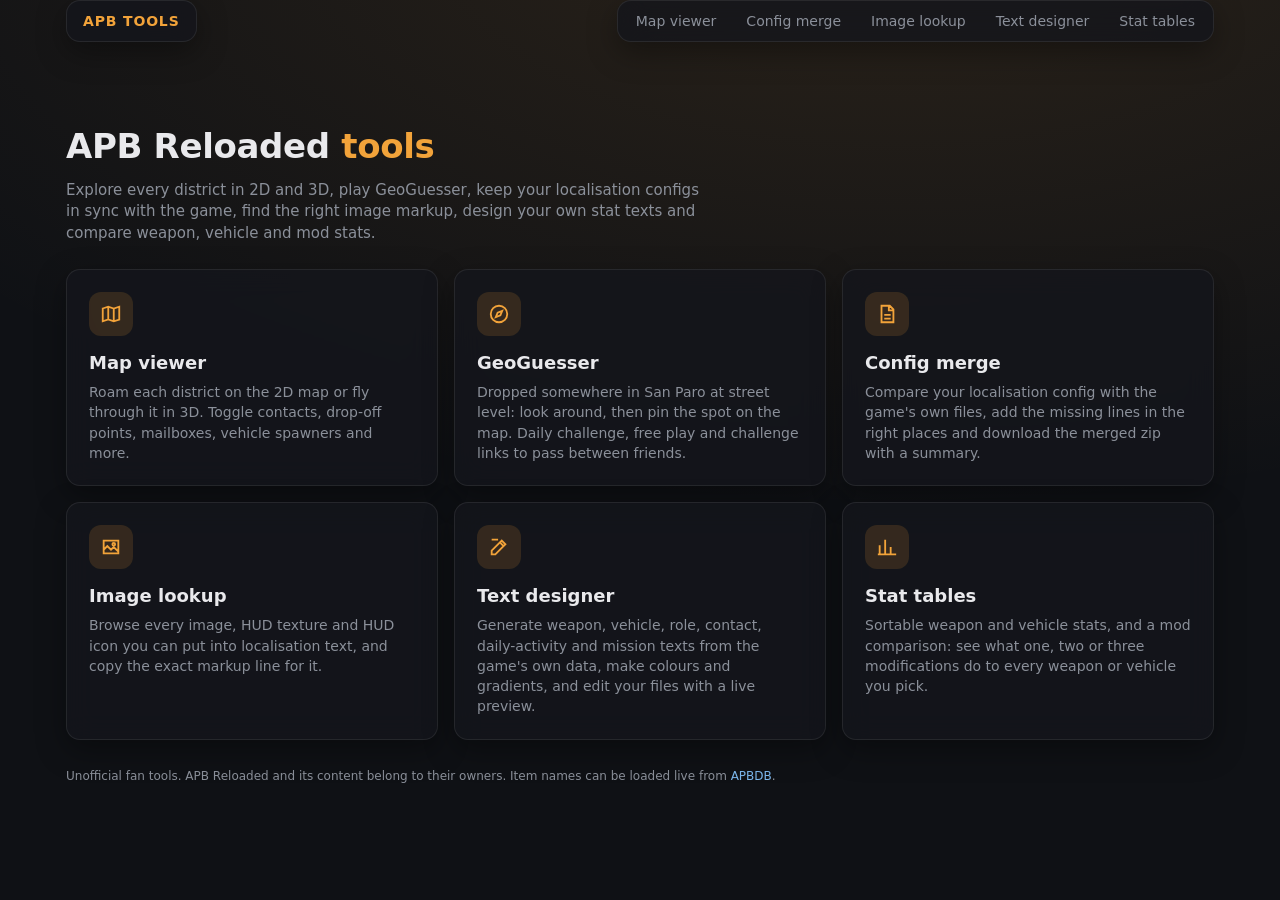
<file: index.html>
<!doctype html>
<html lang="en"><head><meta charset="utf-8"><meta name="viewport" content="width=device-width,initial-scale=1">
<title>APB Reloaded tools</title><link rel="stylesheet" href="assets/style.css">
<style>
  body{background:radial-gradient(1200px 600px at 70% -10%,rgba(242,163,58,.12),transparent),var(--bg)}
  .hero{padding:40px 0 24px}.hero h1{margin:0 0 8px;font-size:34px;letter-spacing:-.01em}.hero h1 span{color:var(--acc)}
  .hero p{margin:0;color:var(--dim);max-width:640px;font-size:15px}
  .tiles{display:grid;grid-template-columns:repeat(auto-fit,minmax(300px,1fr));gap:16px}
  .tile{display:block;padding:22px;color:var(--text);transition:transform .15s,border-color .15s}.tile:hover{transform:translateY(-2px);border-color:rgba(242,163,58,.5);text-decoration:none}
  .tile .ic{width:44px;height:44px;border-radius:12px;display:grid;place-items:center;background:rgba(242,163,58,.15);color:var(--acc);margin-bottom:14px}
  .tile h2{margin:0 0 6px;font-size:18px}.tile p{margin:0;color:var(--dim)}
  .foot{margin-top:28px}
</style></head>
<body>
<div class="topbar page"><div class="glass brand">APB TOOLS</div><div style="flex:1"></div>
  <nav class="glass nav"><a href="maps/">Map viewer</a><a href="config/">Config merge</a><a href="images/">Image lookup</a><a href="designer/">Text designer</a><a href="stats/">Stat tables</a></nav></div>
<main class="page">
  <div class="hero"><h1>APB Reloaded <span>tools</span></h1><p>Explore every district in 2D and 3D, play GeoGuesser, keep your localisation configs in sync with the game, find the right image markup, design your own stat texts and compare weapon, vehicle and mod stats.</p></div>
  <div class="tiles">
    <a class="glass tile" href="maps/"><div class="ic"><svg viewBox="0 0 24 24" width="22" height="22" fill="none" stroke="currentColor" stroke-width="2"><path d="M3 6l6-2 6 2 6-2v14l-6 2-6-2-6 2zM9 4v14M15 6v14"/></svg></div>
      <h2>Map viewer</h2><p>Roam each district on the 2D map or fly through it in 3D. Toggle contacts, drop-off points, mailboxes, vehicle spawners and more.</p></a>
    <a class="glass tile" href="maps/#geo=daily"><div class="ic"><svg viewBox="0 0 24 24" width="22" height="22" fill="none" stroke="currentColor" stroke-width="2"><circle cx="12" cy="12" r="9"/><path d="M15.5 8.5l-2 5-5 2 2-5z"/></svg></div>
      <h2>GeoGuesser</h2><p>Dropped somewhere in San Paro at street level: look around, then pin the spot on the map. Daily challenge, free play and challenge links to pass between friends.</p></a>
    <a class="glass tile" href="config/"><div class="ic"><svg viewBox="0 0 24 24" width="22" height="22" fill="none" stroke="currentColor" stroke-width="2"><path d="M6 3h9l4 4v14H6zM14 3v5h5M9 13h7M9 17h7"/></svg></div>
      <h2>Config merge</h2><p>Compare your localisation config with the game's own files, add the missing lines in the right places and download the merged zip with a summary.</p></a>
    <a class="glass tile" href="images/"><div class="ic"><svg viewBox="0 0 24 24" width="22" height="22" fill="none" stroke="currentColor" stroke-width="2"><path d="M4 5h16v14H4zM4 15l4-4 4 4 3-3 5 5"/><circle cx="15" cy="9" r="1.5"/></svg></div>
      <h2>Image lookup</h2><p>Browse every image, HUD texture and HUD icon you can put into localisation text, and copy the exact markup line for it.</p></a>
    <a class="glass tile" href="designer/"><div class="ic"><svg viewBox="0 0 24 24" width="22" height="22" fill="none" stroke="currentColor" stroke-width="2"><path d="M4 20h4L19 9l-4-4L4 16zM13 7l4 4M4 4h7"/></svg></div>
      <h2>Text designer</h2><p>Generate weapon, vehicle, role, contact, daily-activity and mission texts from the game's own data, make colours and gradients, and edit your files with a live preview.</p></a>
    <a class="glass tile" href="stats/"><div class="ic"><svg viewBox="0 0 24 24" width="22" height="22" fill="none" stroke="currentColor" stroke-width="2"><path d="M4 20V10M10 20V4M16 20v-8M22 20H2"/></svg></div>
      <h2>Stat tables</h2><p>Sortable weapon and vehicle stats, and a mod comparison: see what one, two or three modifications do to every weapon or vehicle you pick.</p></a>
  </div>
  <p class="hint foot">Unofficial fan tools. APB Reloaded and its content belong to their owners. Item names can be loaded live from <a href="https://apbdb.com">APBDB</a>.</p>
</main>
</body></html>
</file>
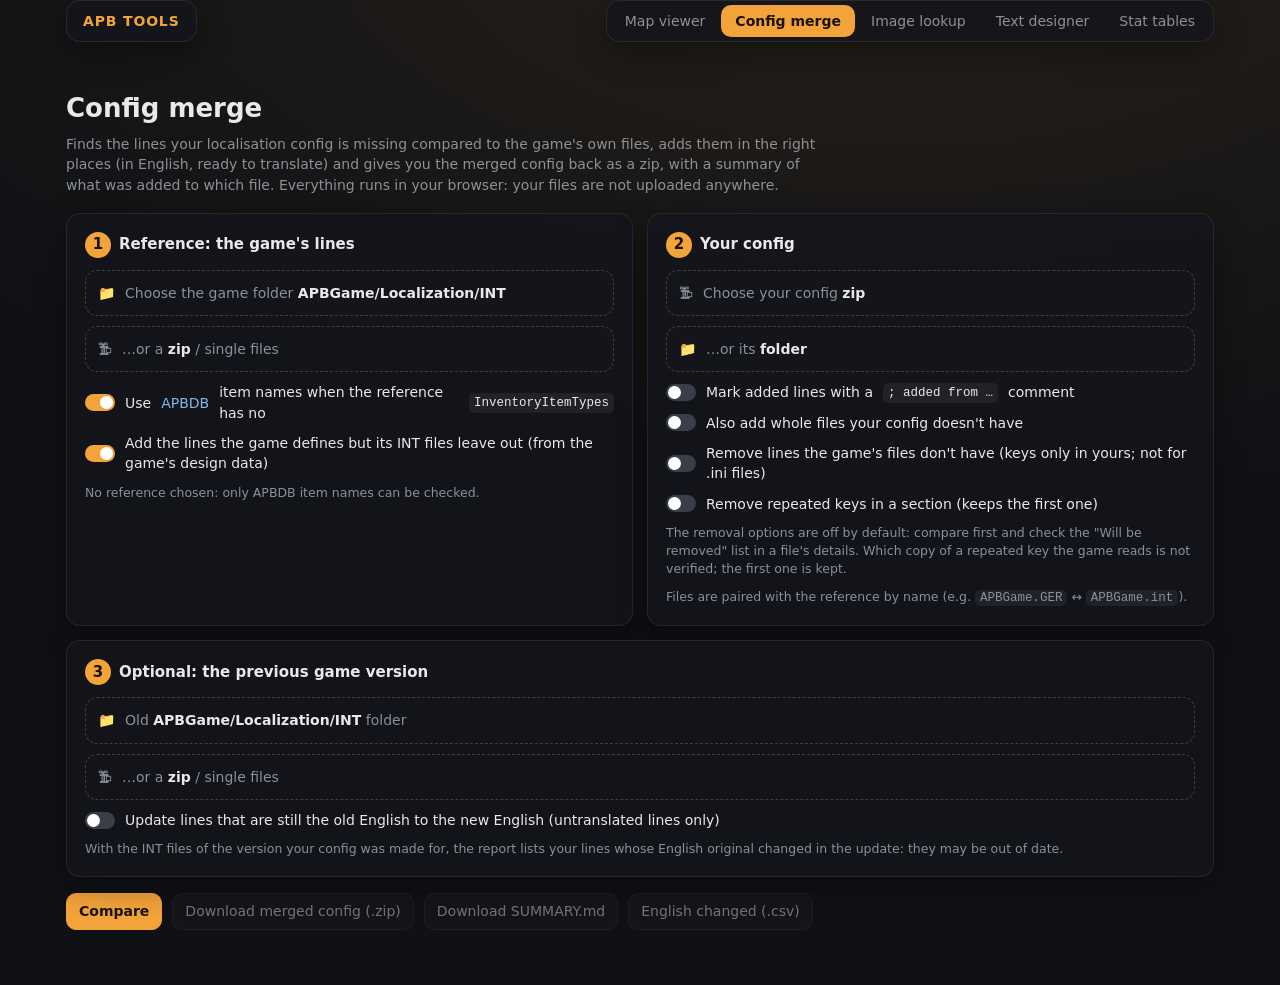
<file: config/index.html>
<!doctype html>
<html lang="en"><head><meta charset="utf-8"><meta name="viewport" content="width=device-width,initial-scale=1">
<title>APB config merge</title><link rel="stylesheet" href="../assets/style.css">
<style>
  body{background:radial-gradient(1200px 600px at 70% -10%,rgba(242,163,58,.10),transparent),var(--bg)}
  .intro{color:var(--dim);max-width:760px;margin:6px 0 18px}
  .steps{display:grid;grid-template-columns:1fr 1fr;gap:14px}@media (max-width:820px){.steps{grid-template-columns:1fr}}
  .step{padding:18px}.step .num{width:26px;height:26px;border-radius:50%;background:var(--acc);color:var(--acc-ink);display:inline-grid;place-items:center;font-weight:700;margin-right:8px}
  .step h2{margin:0 0 12px;font-size:15px;display:flex;align-items:center}
  .pick{display:flex;flex-direction:column;gap:10px}
  .drop{display:flex;align-items:center;gap:10px;padding:12px;border:1px dashed rgba(255,255,255,.18);border-radius:12px;color:var(--dim);cursor:pointer;position:relative}
  .drop:hover{border-color:rgba(242,163,58,.6);color:var(--text)}.drop input{position:absolute;inset:0;opacity:0;cursor:pointer}
  .drop b{color:var(--text);font-weight:600}
  .opt{display:flex;gap:10px;align-items:center;cursor:pointer;user-select:none;color:var(--text)}
  .bar{display:flex;gap:10px;align-items:center;flex-wrap:wrap;margin:16px 0}
  #files tr.click{cursor:pointer}#files tr.click:hover td{background:rgba(255,255,255,.03)}
  #detail{max-height:65vh;overflow:auto}
  .st-added{color:var(--ok)}.st-duplicate-in-custom,.st-only-in-custom{color:var(--bad)}.st-same-text{color:var(--dim)}
  td.warn,p.warn{color:#ffcf66;font-weight:600}
  td.v{max-width:420px;overflow:hidden;text-overflow:ellipsis;white-space:nowrap}
  .info{font-size:12.5px;color:var(--dim)}
  .clr{align-self:flex-start}.clr[hidden]{display:none}
  .tag.dd{font-size:11px;padding:1px 7px;color:#9ad0ff}
  .ctx pre{margin:6px 0;padding:8px;background:rgba(0,0,0,.25);border-radius:8px;overflow-x:auto;font-size:12px;line-height:1.5}
  .ctx span{display:block;white-space:pre}.ctx span.ins{background:rgba(43,182,115,.16);color:var(--ok)}.ctx span.upd{background:rgba(242,163,58,.14)}
  .ctx i{display:inline-block;min-width:46px;color:var(--dim);font-style:normal;user-select:none}
</style></head>
<body>
<div class="topbar page"><a class="glass brand" href="../">APB TOOLS</a><div style="flex:1"></div>
  <nav class="glass nav"><a href="../maps/">Map viewer</a><a class="on" href="./">Config merge</a><a href="../images/">Image lookup</a><a href="../designer/">Text designer</a><a href="../stats/">Stat tables</a></nav></div>
<main class="page">
  <h1 style="margin:8px 0 0;font-size:26px">Config merge</h1>
  <p class="intro">Finds the lines your localisation config is missing compared to the game's own files, adds them in the right
    places (in English, ready to translate) and gives you the merged config back as a zip, with a summary of what was added
    to which file. Everything runs in your browser: your files are not uploaded anywhere.</p>
  <div class="steps">
    <section class="glass step"><h2><span class="num">1</span>Reference: the game's lines</h2><div class="pick">
      <label class="drop"><input type="file" id="refdir" webkitdirectory multiple>📁 <span>Choose the game folder <b>APBGame/Localization/INT</b></span></label>
      <label class="drop"><input type="file" id="reffiles" multiple accept=".zip,.int,.INT,.ini,.txt">🗜 <span>…or a <b>zip</b> / single files</span></label>
      <label class="opt"><span class="switch on" data-cb="useapbdb"></span>Use <a href="https://apbdb.com" target="_blank" rel="noopener">APBDB</a> item names when the reference has no <code>InventoryItemTypes</code></label>
      <label class="opt"><span class="switch on" data-cb="usesdd"></span>Add the lines the game defines but its INT files leave out (from the game's design data)</label>
      <span id="refinfo" class="info">No reference chosen: only APBDB item names can be checked.</span><button class="clr" data-clear="ref" hidden>Clear</button></div></section>
    <section class="glass step"><h2><span class="num">2</span>Your config</h2><div class="pick">
      <label class="drop"><input type="file" id="cuszip" accept=".zip" multiple>🗜 <span>Choose your config <b>zip</b></span></label>
      <label class="drop"><input type="file" id="cusdir" webkitdirectory multiple>📁 <span>…or its <b>folder</b></span></label>
      <label class="opt"><span class="switch" data-cb="mark"></span>Mark added lines with a <code>; added from …</code> comment</label>
      <label class="opt"><span class="switch" data-cb="addmissing"></span>Also add whole files your config doesn't have</label>
      <label class="opt"><span class="switch" data-cb="rmonly"></span>Remove lines the game's files don't have (keys only in yours; not for .ini files)</label>
      <label class="opt"><span class="switch" data-cb="rmdup"></span>Remove repeated keys in a section (keeps the first one)</label>
      <span class="info">The removal options are off by default: compare first and check the "Will be removed" list in a file's details. Which copy of a repeated key the game reads is not verified; the first one is kept.</span>
      <span id="cusinfo" class="info">Files are paired with the reference by name (e.g. <code>APBGame.GER</code> ↔ <code>APBGame.int</code>).</span><button class="clr" data-clear="cus" hidden>Clear</button></div></section>
    <section class="glass step" style="grid-column:1/-1"><h2><span class="num">3</span>Optional: the previous game version</h2><div class="pick">
      <label class="drop"><input type="file" id="prevdir" webkitdirectory multiple>📁 <span>Old <b>APBGame/Localization/INT</b> folder</span></label>
      <label class="drop"><input type="file" id="prevfiles" multiple accept=".zip,.int,.INT,.ini,.txt">🗜 <span>…or a <b>zip</b> / single files</span></label>
      <label class="opt"><span class="switch" data-cb="updold"></span>Update lines that are still the old English to the new English (untranslated lines only)</label>
      <span id="previnfo" class="info">With the INT files of the version your config was made for, the report lists your lines whose English original changed in the update: they may be out of date.</span><button class="clr" data-clear="prev" hidden>Clear</button></div></section>
  </div>
  <input type="checkbox" id="useapbdb" checked hidden><input type="checkbox" id="usesdd" checked hidden><input type="checkbox" id="mark" hidden><input type="checkbox" id="addmissing" hidden><input type="checkbox" id="rmonly" hidden><input type="checkbox" id="rmdup" hidden><input type="checkbox" id="updold" hidden>
  <div class="bar"><button id="run" class="primary">Compare</button><button id="dlzip" disabled>Download merged config (.zip)</button>
    <button id="dlsum" disabled>Download SUMMARY.md</button><button id="dlcsv" disabled title="Your lines whose English original changed since the previous version (step 3)">English changed (.csv)</button><span id="status" class="dim"></span></div>
  <div id="out"></div>
  <div id="detail"></div>
</main>
<script>
document.querySelectorAll('.switch[data-cb]').forEach(sw => {
  const l = sw.closest('label'), cb = document.getElementById(sw.dataset.cb);
  const flip = () => { cb.checked = !cb.checked; sw.classList.toggle('on', cb.checked); l.setAttribute('aria-checked', String(cb.checked)); };
  l.setAttribute('role', 'switch'); l.tabIndex = 0; l.setAttribute('aria-checked', String(cb.checked));
  l.addEventListener('click', e => { if (e.target.closest('a')) return; e.preventDefault(); flip(); });
  l.addEventListener('keydown', e => { if (e.key === ' ' || e.key === 'Enter') { e.preventDefault(); flip(); } });
});
</script>
<script type="module" src="app.js"></script>
</body></html>
</file>
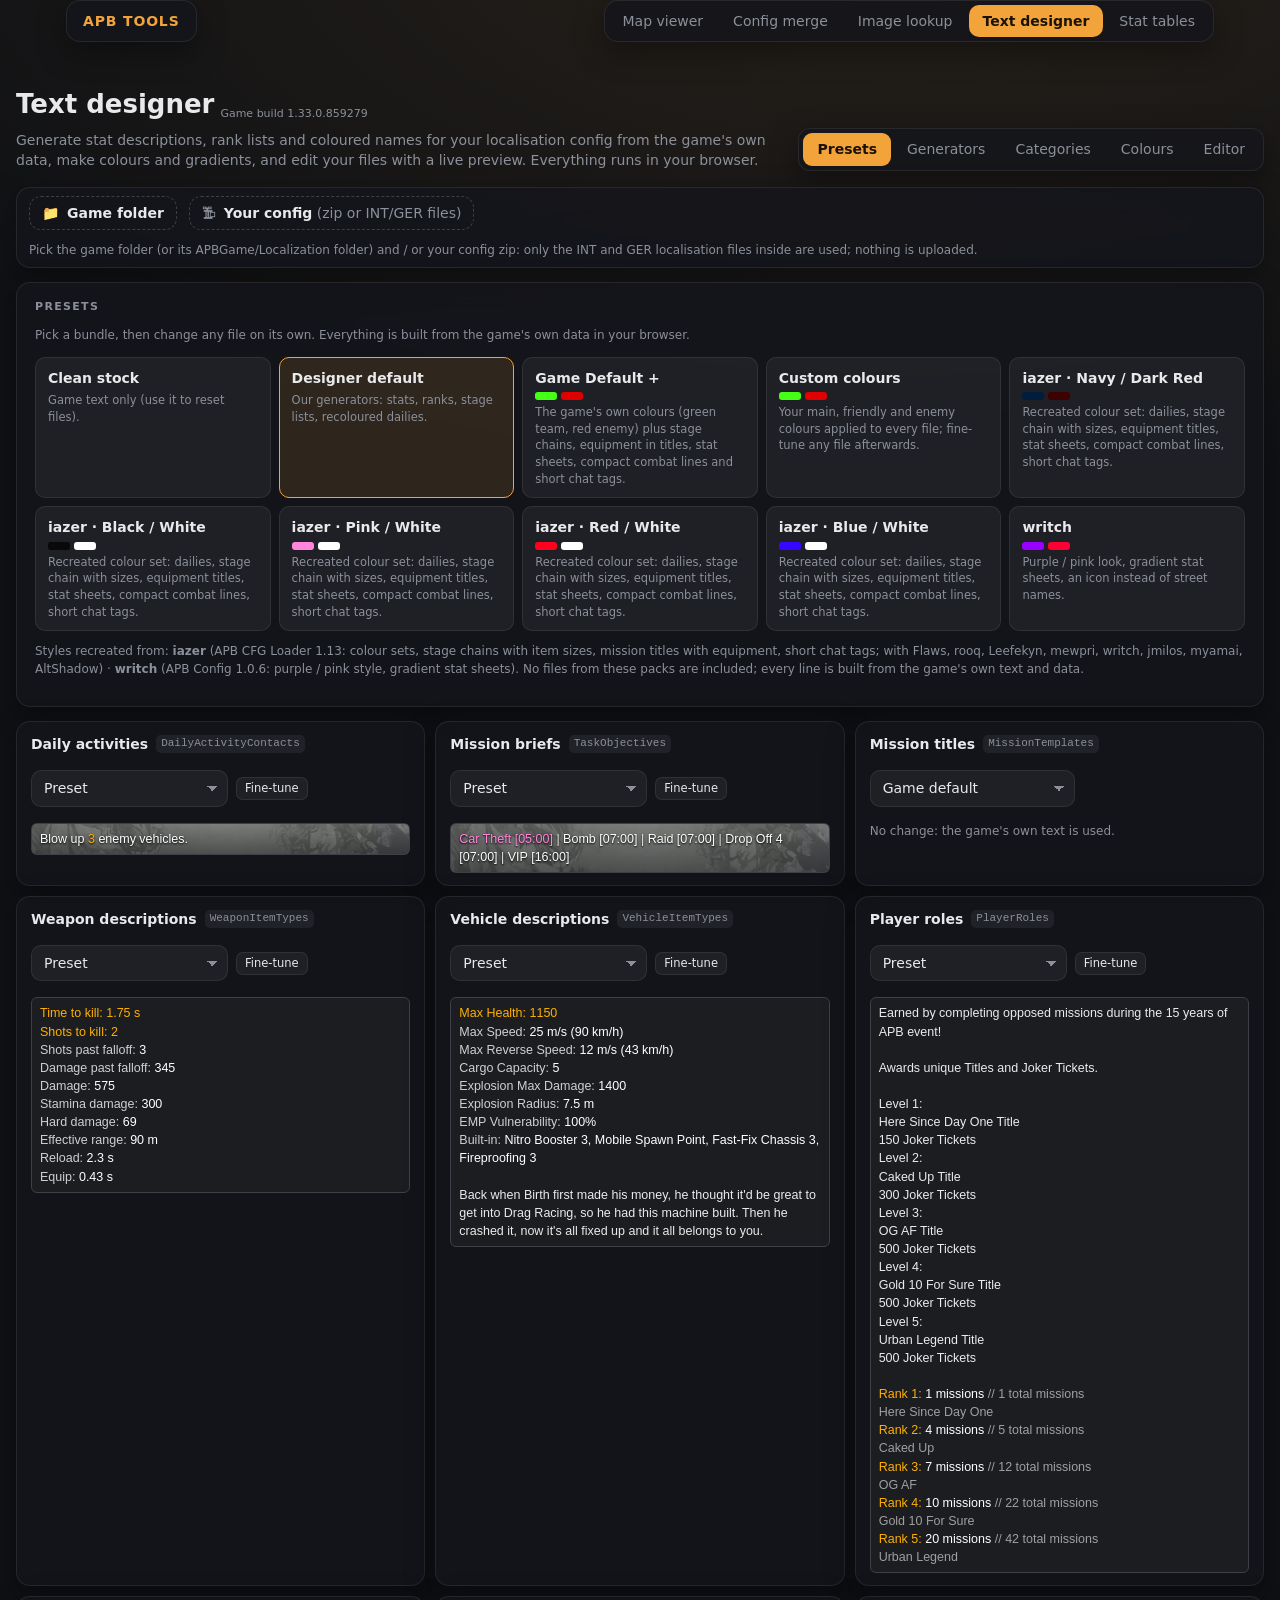
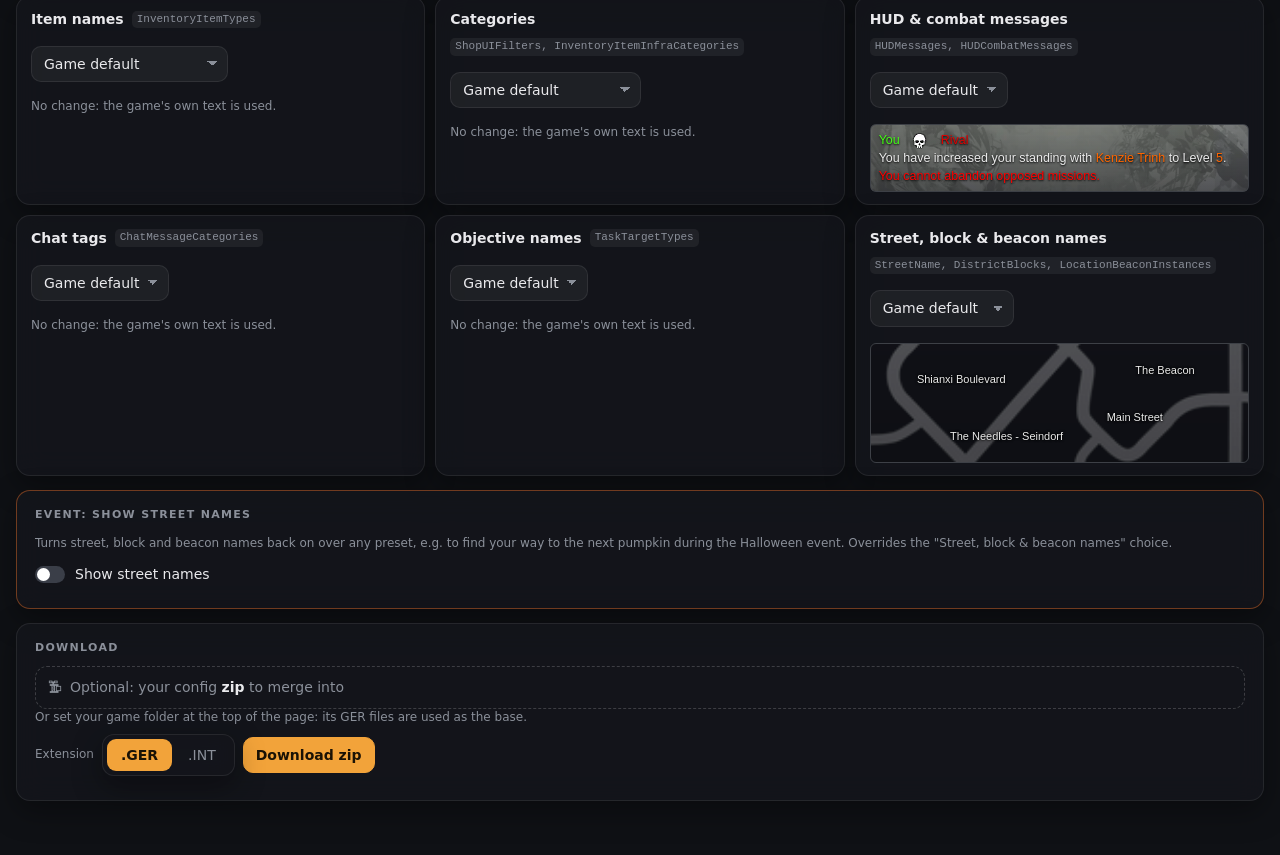
<file: designer/index.html>
<!doctype html>
<html lang="en"><head><meta charset="utf-8"><meta name="viewport" content="width=device-width,initial-scale=1">
<title>APB text designer</title><link rel="stylesheet" href="../assets/style.css"><link rel="stylesheet" href="style.css">
</head>
<body>
<div class="topbar page"><a class="glass brand" href="../">APB TOOLS</a><div style="flex:1"></div>
  <nav class="glass nav"><a href="../maps/">Map viewer</a><a href="../config/">Config merge</a><a href="../images/">Image lookup</a><a class="on" href="./">Text designer</a><a href="../stats/">Stat tables</a></nav></div>
<main class="page wide" id="main">
  <div class="headrow"><div><h1>Text designer</h1>
    <p class="intro">Generate stat descriptions, rank lists and coloured names for your localisation config from the game's own data, make colours and gradients, and edit your files with a live preview. Everything runs in your browser.</p></div>
    <div class="seg glass" id="tabs"></div></div>
  <div id="folderbar"></div>
  <section class="tab" id="tab-presets" hidden></section>
  <section class="tab" id="tab-gen" hidden><div class="genlayout"><nav class="glass" id="genlist"></nav><div class="card glass" id="genctl"></div><div id="genbox"></div></div></section>
  <section class="tab" id="tab-categories" hidden></section>
  <section class="tab" id="tab-colours" hidden></section>
  <section class="tab" id="tab-editor" hidden></section>
</main>
<script type="module" src="app.js"></script>
</body></html>
</file>
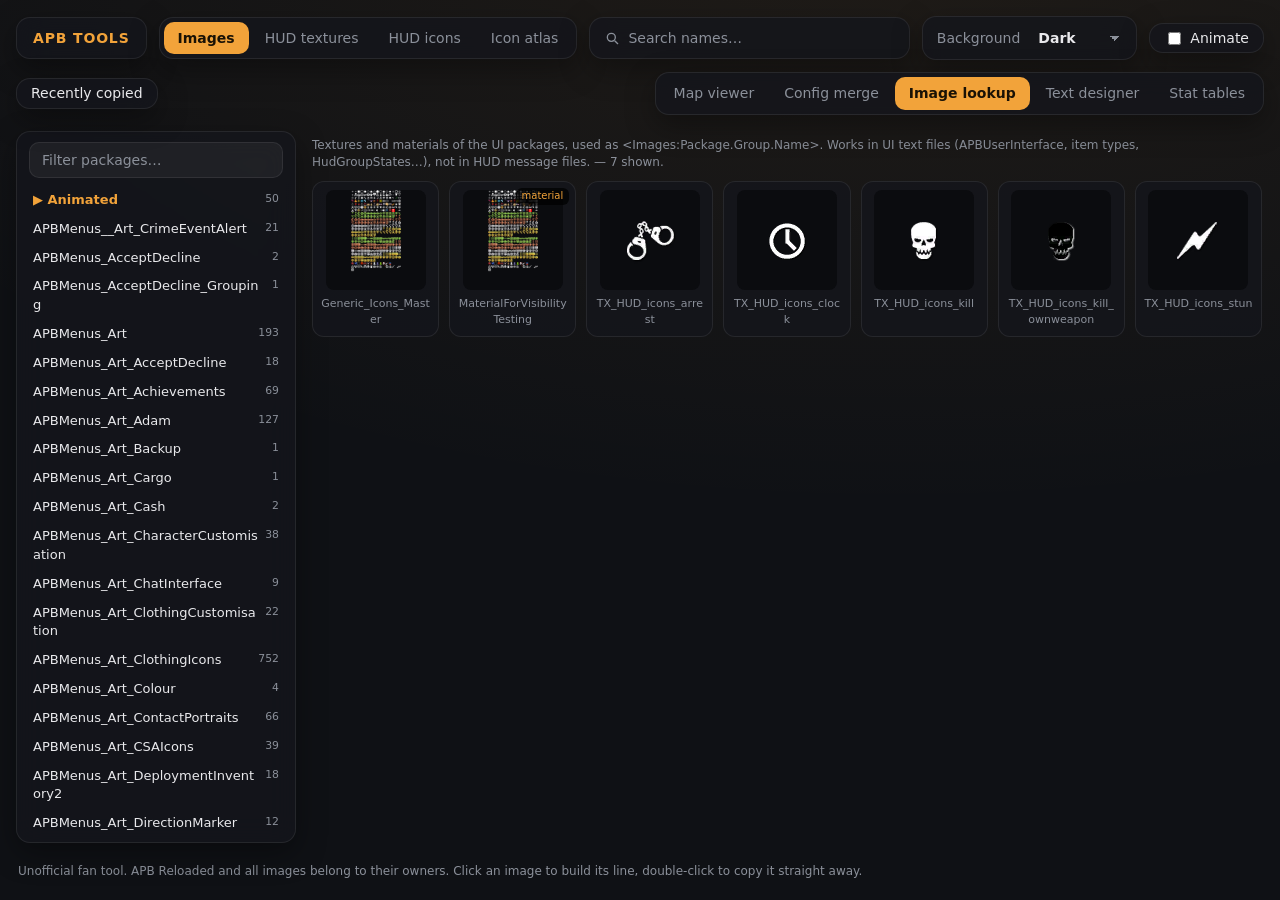
<file: images/index.html>
<!doctype html>
<html lang="en"><head><meta charset="utf-8"><meta name="viewport" content="width=device-width,initial-scale=1">
<title>APB image lookup</title><link rel="stylesheet" href="../assets/style.css"><link rel="stylesheet" href="style.css"></head>
<body>
<div class="topbar">
  <a class="glass brand" href="../">APB TOOLS</a>
  <nav class="glass seg" id="tabs">
    <button data-tab="images" class="on">Images</button><button data-tab="hudtex">HUD textures</button>
    <button data-tab="hudicon">HUD icons</button><button data-tab="cells">Icon atlas</button>
  </nav>
  <div class="glass searchbox"><svg viewBox="0 0 24 24" width="16" height="16"><circle cx="11" cy="11" r="6" fill="none" stroke="currentColor" stroke-width="2"/><path d="M16 16l5 5" stroke="currentColor" stroke-width="2"/></svg>
    <input id="search" type="search" placeholder="Search names…" autocomplete="off"></div>
  <div class="glass chip">Background <select id="bg" title="Preview background"><option value="dark">Dark</option><option value="light">Light</option><option value="checker">Checker</option></select></div>
  <label class="glass chip toggle" title="Play animated materials and flipbooks"><input id="animate" type="checkbox"> Animate</label>
  <details id="recentbox" class="glass chip recent"><summary>Recently copied <span id="recentn"></span></summary><div class="recentpop"><div class="row"><b>Recently copied</b><button id="recentclear">Clear</button></div><ul id="recent"></ul></div></details>
  <div style="flex:1"></div>
  <nav class="glass nav"><a href="../maps/">Map viewer</a><a href="../config/">Config merge</a><a class="on" href="./">Image lookup</a><a href="../designer/">Text designer</a><a href="../stats/">Stat tables</a></nav>
</div>
<div id="layout">
  <aside id="side" class="glass">
    <input id="pkgfilter" type="search" placeholder="Filter packages…" autocomplete="off">
    <ul id="pkgs"></ul>
  </aside>
  <main>
    <p id="info" class="hint"></p>
    <div id="grid"></div>
    <button id="more" hidden>Show more</button>
  </main>
  <section id="detail" class="glass" hidden>
    <button id="close" title="Close">×</button>
    <div id="dprev" class="bg-dark"></div>
    <button id="dplay" hidden>▶ Play</button>
    <p id="dsize" class="hint"></p>
    <h2 id="dname"></h2>
    <dl id="dmeta"></dl>
    <div class="builder">
      <div id="targetrow" class="row">
        <label><input type="radio" name="target" value="ui" checked> UI text</label>
        <label><input type="radio" name="target" value="hud"> HUD message</label>
      </div>
      <div class="row">
        <label><input id="resize" type="checkbox" checked> Resize</label>
        <label>XL <input id="xl" type="number" step="1" value="16"></label>
        <label>YL <input id="yl" type="number" step="1" value="16"></label>
        <label><input id="lock" type="checkbox" checked> square</label>
      </div>
      <div class="row presets">
        <button data-s="14">14</button><button data-s="16">16</button><button data-s="24">24</button>
        <button data-s="32">32</button><button data-s="native">Native</button>
      </div>
      <div id="colourrow" class="row">
        <label><input id="tint" type="checkbox"> ImageColour</label>
        <input id="colour" type="color" value="#ffffff">
        <label>A <input id="alpha" type="number" step="0.05" min="0" max="1" value="1"></label>
      </div>
      <textarea id="line" readonly rows="3"></textarea>
      <div class="row"><button id="copy" class="primary">Copy to clipboard</button><button id="link" title="Copies a link that opens this page with this image selected">Copy link</button><span id="copied"></span></div>
      <p id="dnote" class="hint"></p>
    </div>
  </section>
</div>
<footer class="hint">Unofficial fan tool. APB Reloaded and all images belong to their owners.
  Click an image to build its line, double-click to copy it straight away.</footer>
<script type="module" src="app.js"></script>
</body></html>
</file>
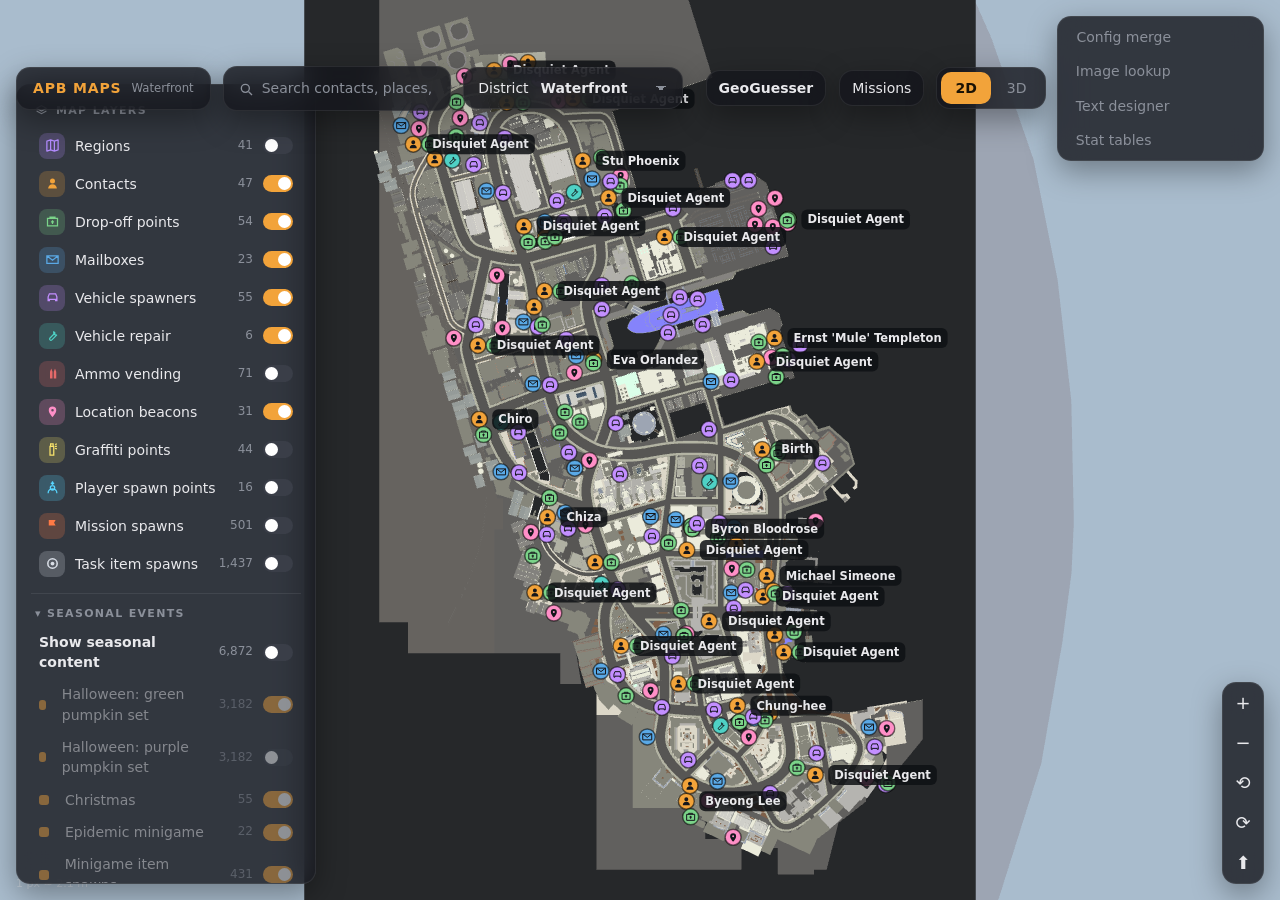
<file: maps/index.html>
<!doctype html>
<html lang="en"><head><meta charset="utf-8"><meta name="viewport" content="width=device-width,initial-scale=1">
<title>APB map viewer</title>
<link rel="stylesheet" href="../assets/style.css">
<style>
  html,body{overflow:hidden}
  #stage{position:fixed;inset:0}
  #c2d,#c3d{position:absolute;inset:0;width:100%;height:100%}#c3d{display:none;z-index:0}#c2d{cursor:grab;z-index:1}#c2d.drag{cursor:grabbing}
  .topbar{position:fixed;left:0;right:0;top:0;z-index:5;pointer-events:none}.topbar>*{pointer-events:auto}
  .search{flex:0 1 420px;position:relative;display:flex;align-items:center;gap:8px;padding:0 14px}
  .search input{flex:1;border:0;background:none;padding:11px 0}.search svg{color:var(--dim);flex:none}
  #results{position:absolute;left:0;right:0;top:calc(100% + 6px);max-height:60vh;overflow:auto;display:none;padding:6px;background:rgba(20,22,28,.97)}
  #results div{padding:8px 10px;border-radius:9px;cursor:pointer;display:flex;gap:10px;align-items:center}#results div:hover,#results div.on{background:rgba(255,255,255,.06)}
  #results small{color:var(--dim);margin-left:auto}
  #results .mn{font-family:ui-monospace,monospace;font-size:12px;word-break:break-all}
  #results .rh{font-size:10.5px;letter-spacing:.12em;text-transform:uppercase;color:var(--dim);padding:8px 10px 4px;cursor:default}#results .rh:hover{background:none}
  #hitchip{position:fixed;left:50%;top:76px;transform:translateX(-50%);display:none;align-items:center;gap:10px;padding:6px 8px 6px 14px;z-index:6}
  #hitchip b{color:#9ad0ff}#hitchip button{border:0;background:none;color:var(--dim);padding:2px 8px}
  .chip{display:flex;align-items:center;gap:8px;padding:4px 6px 4px 14px}.chip select{border:0;background-color:transparent;padding:6px 26px 6px 4px;font-weight:600}
  .spacer{flex:1}
  #panel{position:fixed;left:16px;top:84px;width:300px;max-height:calc(100vh - 100px);overflow:auto;padding:14px;z-index:4}
  #panel h4{margin:4px 4px 8px;font-size:11px;letter-spacing:.12em;text-transform:uppercase;color:var(--dim);display:flex;gap:8px;align-items:center;font-weight:600}
  .row{display:flex;align-items:center;gap:10px;padding:6px 8px;border-radius:9px;cursor:pointer;user-select:none}.row:hover{background:rgba(255,255,255,.04)}
  .ic{width:26px;height:26px;border-radius:8px;display:grid;place-items:center;flex:none;background:color-mix(in srgb,var(--c) 22%,transparent);color:var(--c)}
  .row .n{margin-left:auto;color:var(--dim);font-size:12px}
  #sgroups.off{opacity:.45}#season b{font-weight:600}
  .ck{margin:8px 4px 2px;padding-top:8px;border-top:1px solid var(--line)}.ckbar{height:6px;border-radius:3px;background:rgba(255,255,255,.08);overflow:hidden}.ckbar i{display:block;height:100%;background:#2bb673}
  .ckt{font-size:12px;color:var(--dim);margin:6px 2px 2px}.ckt b{color:var(--text)}.ck .row{padding:6px 4px}
  .ckbtns{display:flex;gap:6px;margin:4px 0}.ckbtns button{flex:1;justify-content:center;padding:5px 6px;font-size:12px}
  #detail button.ckon{border-color:#2bb673;color:#7fe0ab}
  details{margin-top:10px;border-top:1px solid var(--line);padding-top:8px}summary{cursor:pointer;list-style:none;font-size:11px;letter-spacing:.12em;text-transform:uppercase;color:var(--dim);font-weight:600;padding:4px}
  summary::before{content:"▸ "}details[open] summary::before{content:"▾ "}
  #detail{position:fixed;right:16px;top:84px;width:310px;padding:16px;z-index:4;display:none}
  #detail .t{font-size:16px;font-weight:650;padding-right:22px}#detail .s{color:var(--dim);font-size:12px;margin:2px 0 12px}
  #detail .kv{display:grid;grid-template-columns:96px 1fr;gap:6px 10px;font-size:12.5px;word-break:break-word}#detail .kv span:nth-child(odd){color:var(--dim)}
  #detail .acts{margin-top:14px;display:flex;gap:8px}#detail .acts button{flex:1;justify-content:center}
  #detail .x{position:absolute;right:10px;top:10px;border:0;background:none;color:var(--dim);padding:4px 8px}
  #zoom{position:fixed;right:16px;bottom:16px;display:flex;flex-direction:column;z-index:4;overflow:hidden}#zoom button{border:0;border-radius:0;background:none;width:40px;height:40px;justify-content:center;font-size:18px}
  #mini{position:fixed;right:16px;bottom:16px;width:220px;height:220px;padding:6px;display:none;z-index:4}#mini canvas{width:100%;height:100%;border-radius:10px;cursor:pointer;display:block}
  #help{position:fixed;left:50%;bottom:16px;transform:translateX(-50%);padding:8px 14px;font-size:12px;color:var(--dim);display:none;z-index:4;white-space:nowrap}
  #progress{position:fixed;left:50%;top:90px;transform:translateX(-50%);padding:10px 16px;display:none;z-index:6;max-width:calc(100vw - 32px)}#progress.err{color:#ffb4b4;border-color:rgba(255,98,98,.6)}
  #tip{position:fixed;display:none;padding:5px 9px;font-size:12px;pointer-events:none;z-index:7;white-space:nowrap}
  #paneltoggle{display:none}
  #missions{position:fixed;right:16px;top:84px;width:380px;max-height:calc(100vh - 100px);overflow:auto;padding:14px 16px;z-index:5;display:none}
  body.mopen #missions{display:block}body.mopen #detail{right:412px}
  #missions h4{margin:2px 0 10px;font-size:11px;letter-spacing:.12em;text-transform:uppercase;color:var(--dim);font-weight:600}
  #missions .x{position:absolute;right:10px;top:10px;border:0;background:none;color:var(--dim);padding:4px 8px}
  #mq{width:100%;margin-bottom:8px}.mf{display:flex;gap:4px;margin-bottom:8px}.mf button{flex:1;justify-content:center;padding:5px 6px;font-size:12px}.mf button.on{border-color:var(--acc);color:var(--acc)}
  .mi{padding:8px 10px;border-radius:9px;cursor:pointer;display:flex;gap:8px;align-items:center}.mi:hover{background:rgba(255,255,255,.05)}
  .mi .t{flex:1;font-weight:600;font-size:13px}.mi small{color:var(--dim)}
  .fac{font-size:10.5px;padding:2px 7px;border-radius:9px;font-weight:700;letter-spacing:.04em}.fac.f1{background:#2f5d8f;color:#dce9f7}.fac.f2{background:#8f3a2f;color:#f7e0dc}.fac.f3{background:#5a4f2a;color:#f3ead0}
  .mhead .t{font-size:16px;font-weight:700;margin:2px 26px 4px 0}.mhead .meta{display:flex;flex-wrap:wrap;gap:6px;margin:6px 0 10px}
  .stage{border:1px solid var(--line);border-radius:12px;padding:10px 12px;margin:8px 0;border-left:4px solid var(--sc)}
  .stage .sh{display:flex;align-items:center;gap:8px;font-weight:600}.stage .num{width:22px;height:22px;border-radius:50%;display:grid;place-items:center;background:var(--sc);color:#111;font-size:12px;font-weight:800;flex:none}
  .stage .sh .switch{margin-left:auto}.stage p{margin:6px 0 0;font-size:12.5px;color:#cfd2d8}.stage p b{color:var(--acc);font-weight:600}
  .stage .kv{font-size:12px;color:var(--dim);margin-top:6px}

  body.geo .search,body.geo .chip,body.geo #paneltoggle,body.geo #mbtn,body.geo #modes,body.geo #v3btns,body.geo .nav,body.geo #geobtn,body.geo #panel,body.geo #mini,body.geo #help,body.geo #hitchip,body.geo #detail,body.geo #missions{display:none!important}
  #geobtn{font-weight:600}
  #geobar{position:fixed;left:50%;top:16px;transform:translateX(-50%);z-index:8;display:none;align-items:center;gap:10px;padding:6px 8px 6px 14px;white-space:nowrap;max-width:calc(100vw - 24px)}
  body.geo #geobar{display:flex}
  #geobar .gi{display:flex;gap:12px;align-items:center;font-size:13px}#geobar .gi b{color:var(--acc)}#geobar .cap{color:#ffcf7a}#geobar .tm{font-variant-numeric:tabular-nums}#geobar .tm.low{color:var(--bad)}
  #geocard{position:fixed;left:50%;top:50%;transform:translate(-50%,-50%);z-index:9;box-shadow:0 0 0 100vmax rgba(8,9,12,.55),0 10px 30px rgba(0,0,0,.35);width:min(460px,calc(100vw - 24px));max-height:calc(100vh - 40px);overflow:auto;padding:20px 22px;display:none}
  #geocard h2{margin:0 0 4px;font-size:20px}#geocard h4{margin:16px 0 8px;font-size:11px;letter-spacing:.12em;text-transform:uppercase;color:var(--dim);font-weight:600}
  #geocard .opt{display:flex;align-items:center;gap:10px;padding:6px 2px}#geocard .opt>span:first-child{flex:1}#geocard .opt select,#geocard .opt input[type=text]{min-width:150px}
  #geocard .types{display:flex;flex-wrap:wrap;gap:6px}#geocard .types label{display:inline-flex;gap:6px;align-items:center;padding:4px 10px;border:1px solid var(--line);border-radius:20px;cursor:pointer;font-size:12.5px}#geocard .types input{accent-color:var(--acc)}
  #geocard .btns{display:flex;flex-wrap:wrap;gap:8px;margin-top:16px}#geocard .btns button{flex:1;justify-content:center;min-width:120px}
  #geocard table{width:100%;border-collapse:collapse;font-size:13px;margin-top:6px}#geocard td,#geocard th{padding:6px 4px;border-bottom:1px solid var(--line);text-align:left}#geocard th{color:var(--dim);font-weight:600;font-size:11px;text-transform:uppercase;letter-spacing:.06em}
  #geocard td.r,#geocard th.r{text-align:right;font-variant-numeric:tabular-nums}#geocard tr.me td{color:var(--acc)}
  #geocard .big{font-size:30px;font-weight:750;margin:6px 0 2px}#geocard .sq{font-size:18px;letter-spacing:2px}
  #geocard .tabs{display:flex;margin:12px 0 4px}#geocard .tabs button{flex:1;justify-content:center}
  #georeveal{position:fixed;left:50%;bottom:16px;transform:translateX(-50%);z-index:8;width:min(520px,calc(100vw - 24px));padding:14px 18px;display:none}
  #georeveal .big{font-size:22px;font-weight:700}#georeveal .row2{display:flex;gap:8px;margin-top:12px}#georeveal .row2 button{flex:1;justify-content:center}
  #georeveal .bar{height:6px;border-radius:3px;background:rgba(255,255,255,.08);overflow:hidden;margin:8px 0}#georeveal .bar i{display:block;height:100%;background:var(--acc)}
  #georeveal .others{font-size:12.5px;color:var(--dim);margin-top:6px}
  #geohint{position:fixed;left:50%;bottom:16px;transform:translateX(-50%);z-index:7;padding:8px 14px;font-size:12px;color:var(--dim);display:none;white-space:nowrap;max-width:calc(100vw - 24px);overflow:hidden;text-overflow:ellipsis}
  #geotoast{position:fixed;left:50%;top:76px;transform:translateX(-50%);z-index:10;padding:8px 14px;display:none}
  #geojoy{position:fixed;left:22px;bottom:22px;z-index:8;width:124px;height:124px;border-radius:50%;display:none;touch-action:none;user-select:none;-webkit-user-select:none}#geojoy i{position:absolute;left:50%;top:50%;width:52px;height:52px;margin:-26px 0 0 -26px;border-radius:50%;background:rgba(242,163,58,.85);box-shadow:0 2px 8px rgba(0,0,0,.4);pointer-events:none}
  #georun{position:fixed;left:160px;bottom:40px;z-index:8;display:none;touch-action:manipulation}#georun.on{background:var(--acc);color:var(--acc-ink)}
  body.geo.walkpad #geojoy,body.geo.walkpad #georun{display:flex}body.geo.walkpad #geohint{bottom:156px}
  #geocard .cal{display:grid;grid-template-rows:repeat(7,14px);grid-auto-flow:column;grid-auto-columns:14px;gap:3px;margin:6px 0 2px}#geocard .cal i{border-radius:3px;background:rgba(255,255,255,.06)}#geocard .cal i.f{background:none}#geocard .cal i.t{outline:1px solid var(--text)}
  #geocard .cal i.g{background:#2bb673}#geocard .cal i.y{background:#f2c94c}#geocard .cal i.o{background:#f2994a}#geocard .cal i.r{background:#eb5757}#geocard .cal i.n{background:#555a66}
  #geocard .streak{display:flex;gap:18px;font-size:13px;margin-top:8px}#geocard .streak b{font-size:18px;color:var(--acc)}
  #geoconfirm{position:fixed;inset:0;z-index:11;display:none;background:rgba(0,0,0,.35)}#geoconfirm .glass{position:absolute;left:50%;top:50%;transform:translate(-50%,-50%);width:min(400px,calc(100vw - 24px));padding:18px 20px}
  @media (max-width:760px){#geobar{top:10px;gap:6px;padding:5px 6px 5px 10px}#geobar .gi{gap:8px;font-size:12px}#geobar .hide-s{display:none}body.geo .brand{display:none}}
  @media (max-width:760px){#missions{left:16px;right:16px;width:auto;top:auto;bottom:16px;max-height:55vh}body.mopen #detail{right:16px}}
  @media (max-width:760px){#panel{top:auto;bottom:16px;left:16px;right:16px;width:auto;max-height:45vh;display:none}#panel.open{display:block}#paneltoggle{display:inline-flex}
    #detail{left:16px;right:16px;width:auto;top:auto;bottom:16px}.search{flex:1 1 100%;order:5}#mini{width:150px;height:150px}
    #hitchip{top:136px}#progress{top:50%}#help{white-space:normal;max-width:calc(100vw - 200px);bottom:16px;left:16px;transform:none}body:has(#detail[style*="block"]) #mini{display:none!important}}
</style>
<script type="importmap">{ "imports": { "three": "../vendor/three.module.js" } }</script>
</head>
<body>
<div id="stage"><canvas id="c2d"></canvas><div id="c3d"></div></div>
<div class="topbar">
  <a class="glass brand" href="../">APB MAPS <small id="dname"></small></a>
  <div class="glass search"><svg viewBox="0 0 24 24" width="16" height="16"><circle cx="11" cy="11" r="6" fill="none" stroke="currentColor" stroke-width="2"/><path d="M16 16l5 5" stroke="currentColor" stroke-width="2"/></svg>
    <input id="search" placeholder="Search contacts, places, props, models…" autocomplete="off" aria-label="Search the map"><div id="results" class="glass"></div></div>
  <div class="glass chip">District <select id="district" aria-label="District"></select></div>
  <div class="spacer"></div>
  <button class="glass" id="paneltoggle">Layers</button>
  <button class="glass" id="geobtn">GeoGuesser</button>
  <button class="glass" id="mbtn">Missions</button>
  <div class="glass seg" id="modes"><button data-mode="2d" class="on">2D</button><button data-mode="3d">3D</button></div>
  <div class="glass seg" id="v3btns" style="display:none"><button id="btop">Top</button><button id="bover">Overview</button></div>
  <nav class="glass nav"><a href="../config/">Config merge</a><a href="../images/">Image lookup</a><a href="../designer/">Text designer</a><a href="../stats/">Stat tables</a></nav>
</div>
<aside id="panel" class="glass">
  <h4><svg viewBox="0 0 24 24" width="13" height="13" fill="none" stroke="currentColor" stroke-width="2"><path d="M12 3l9 5-9 5-9-5zM3 13l9 5 9-5"/></svg> Map layers</h4>
  <div id="layers"></div>
  <details id="seasonal" open><summary>Seasonal events</summary><div id="season"></div><p class="hint" style="margin:6px 8px 0">The green and purple pumpkin sets use the same spots; the game loads one per event.</p></details>
  <details id="scenery"><summary>Scenery</summary><div id="kinds"></div></details>
  <details id="opts"><summary>Display options</summary>
    <div class="row" tabindex="0" data-opt="textures"><span>Textures</span><span class="switch on" style="margin-left:auto"></span></div>
    <div class="row" tabindex="0" data-opt="labels"><span>Labels on the 2D map</span><span class="switch on" style="margin-left:auto"></span></div>
    <div class="row" tabindex="0" data-opt="imagery"><span>Map imagery in 2D (roads, roofs)</span><span class="switch on" style="margin-left:auto"></span></div></details>
</aside>
<div id="hitchip" class="glass"></div>
<div id="detail" class="glass"></div>
<aside id="missions" class="glass"><button class="x" id="mx" aria-label="Close missions">✕</button>
  <div id="mlist"><h4>Missions <span class="dim" id="mcount"></span></h4>
    <input id="mq" placeholder="Search missions…" autocomplete="off" aria-label="Search missions">
    <div class="mf" id="mfac"><button data-f="" class="on">All</button><button data-f="2">Criminal</button><button data-f="1">Enforcer</button><button data-f="3">Both</button></div>
    <div id="mitems"></div><p class="hint">Mission data live from <a href="https://apbdb.com" target="_blank">APBDB</a>.</p></div>
  <div id="mview" style="display:none"></div>
</aside>
<div id="zoom" class="glass"><button id="zin" aria-label="Zoom in">+</button><button id="zout" aria-label="Zoom out">−</button><button id="rleft" aria-label="Rotate left 90°" title="Rotate left (Shift+R)">⟲</button><button id="rright" aria-label="Rotate right 90°" title="Rotate right (R)">⟳</button><button id="rnorth" aria-label="Reset rotation" title="Reset rotation">⬆</button></div>
<div id="mini" class="glass"><canvas width="440" height="440"></canvas></div>
<div id="help" class="glass"></div><div id="progress" class="glass"></div><div id="tip" class="glass"></div>
<div id="geobar" class="glass"></div><div id="geocard" class="glass" role="dialog" aria-modal="true"></div><div id="georeveal" class="glass"></div><div id="geohint" class="glass"></div><div id="geotoast" class="glass"></div><div id="geoconfirm"><div class="glass" role="alertdialog"></div></div><div id="geojoy" class="glass" aria-label="Walk"><i></i></div><button id="georun" class="glass" aria-pressed="false">Run</button>
<script type="module" src="app.js"></script>
<script type="module" src="geo.js"></script>
</body></html>
</file>
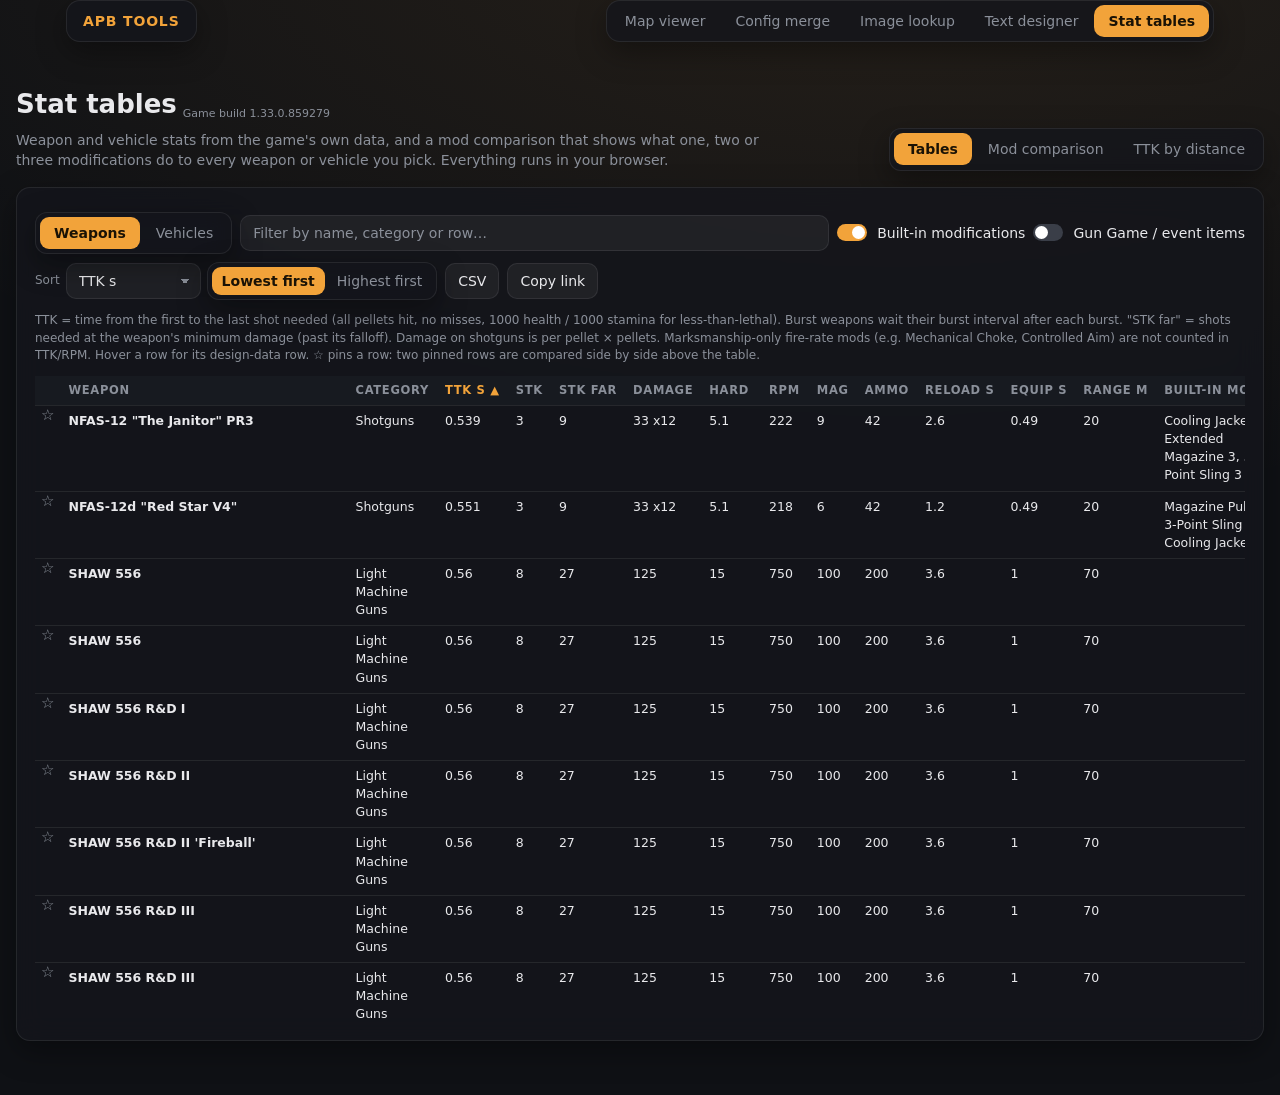
<file: stats/index.html>
<!doctype html>
<html lang="en"><head><meta charset="utf-8"><meta name="viewport" content="width=device-width,initial-scale=1">
<title>APB stat tables</title><link rel="stylesheet" href="../assets/style.css"><link rel="stylesheet" href="../designer/style.css"><link rel="stylesheet" href="style.css">
</head>
<body>
<div class="topbar page"><a class="glass brand" href="../">APB TOOLS</a><div style="flex:1"></div>
  <nav class="glass nav"><a href="../maps/">Map viewer</a><a href="../config/">Config merge</a><a href="../images/">Image lookup</a><a href="../designer/">Text designer</a><a class="on" href="./">Stat tables</a></nav></div>
<main class="page wide" id="main">
  <div class="headrow"><div><h1>Stat tables</h1>
    <p class="intro">Weapon and vehicle stats from the game's own data, and a mod comparison that shows what one, two or three modifications do to every weapon or vehicle you pick. Everything runs in your browser.</p></div>
    <div class="seg glass" id="tabs"></div></div>
  <section class="tab" id="tab-tables" hidden></section>
  <section class="tab" id="tab-compare" hidden></section>
  <section class="tab" id="tab-ttk" hidden></section>
</main>
<script type="module" src="app.js"></script>
</body></html>
</file>
<file: assets/style.css>
[hidden]{display:none!important}
:root{--acc:#f2a33a;--acc-ink:#1a1205;--bg:#0f1115;--glass:rgba(20,22,28,.8);--glass-solid:#171a20;--line:rgba(255,255,255,.08);--text:#e9e9ec;--dim:#8b909a;--ok:#7bd389;--bad:#e66a6a;--link:#7cb8ee;--r:14px}
*{box-sizing:border-box}
html,body{margin:0;height:100%;background:var(--bg);color:var(--text);font:14px/1.45 Inter,system-ui,-apple-system,"Segoe UI",Roboto,sans-serif;-webkit-font-smoothing:antialiased}
a{color:var(--link);text-decoration:none}a:hover{text-decoration:underline}
code{background:rgba(255,255,255,.06);padding:1px 5px;border-radius:5px;font-size:12.5px}
.glass{background:var(--glass);backdrop-filter:blur(14px);-webkit-backdrop-filter:blur(14px);border:1px solid var(--line);border-radius:var(--r);box-shadow:0 10px 30px rgba(0,0,0,.35)}
button,select,input,.btn{font:inherit;color:var(--text);background:rgba(255,255,255,.05);border:1px solid var(--line);border-radius:10px;padding:7px 12px}
button,.btn{cursor:pointer;display:inline-flex;align-items:center;gap:6px}button:hover,.btn:hover{border-color:rgba(242,163,58,.6);text-decoration:none}
button.primary,.btn.primary{background:var(--acc);color:var(--acc-ink);border-color:var(--acc);font-weight:600}
button:disabled{opacity:.45;cursor:default}
select{appearance:none;padding-right:28px;background-image:linear-gradient(45deg,transparent 50%,var(--dim) 50%),linear-gradient(135deg,var(--dim) 50%,transparent 50%);background-position:calc(100% - 15px) 50%,calc(100% - 10px) 50%;background-size:5px 5px;background-repeat:no-repeat}
select option{background:var(--glass-solid)}
input::placeholder{color:var(--dim)}input:focus,select:focus{outline:none;border-color:rgba(242,163,58,.7)}
:focus-visible{outline:2px solid rgba(242,163,58,.85);outline-offset:2px}input:focus-visible,select:focus-visible,textarea:focus-visible{outline:none}
.dim{color:var(--dim)}.ok{color:var(--ok)}.bad{color:var(--bad)}.hint{color:var(--dim);font-size:12px}
.topbar{display:flex;align-items:center;gap:12px;padding:16px}
.brand{padding:10px 16px;font-weight:700;letter-spacing:.06em;color:var(--acc);display:flex;gap:10px;align-items:center;white-space:nowrap}
.brand small{color:var(--dim);font-weight:500;letter-spacing:0}
.nav{display:flex;flex-wrap:wrap;padding:4px;gap:2px}.nav a{padding:6px 14px;border-radius:10px;color:var(--dim)}.nav a.on{background:var(--acc);color:var(--acc-ink);font-weight:600}.nav a:hover{text-decoration:none;color:var(--text)}.nav a.on:hover{color:var(--acc-ink)}
.seg{display:flex;padding:4px;gap:2px}.seg button{border:0;background:none;color:var(--dim);padding:6px 14px}.seg button.on{background:var(--acc);color:var(--acc-ink);font-weight:600}
.card{padding:16px 18px;margin:0 0 14px}.card h3{margin:0 0 10px;font-size:11px;letter-spacing:.12em;text-transform:uppercase;color:var(--dim);font-weight:600}
.page{max-width:1180px;margin:0 auto;padding:0 16px 40px}
table.grid{border-collapse:collapse;font-size:12.5px;width:100%}table.grid th,table.grid td{border-bottom:1px solid var(--line);padding:6px 8px;text-align:left;vertical-align:top}
table.grid th{color:var(--dim);font-weight:600;font-size:11.5px;text-transform:uppercase;letter-spacing:.06em;position:sticky;top:0;background:var(--glass-solid)}
.tag{display:inline-flex;gap:6px;align-items:center;padding:3px 10px;border-radius:20px;background:rgba(255,255,255,.05);border:1px solid var(--line);font-size:12px;margin:2px}
.swatch{display:inline-block;width:10px;height:10px;border-radius:3px;margin-right:6px;vertical-align:middle}
.switch{width:30px;height:17px;border-radius:9px;background:#3a3e48;position:relative;flex:none;cursor:pointer;transition:background .15s}
.switch:after{content:"";position:absolute;width:13px;height:13px;border-radius:50%;background:#fff;top:2px;left:2px;transition:left .15s}
.switch.on{background:var(--acc)}.switch.on:after{left:15px}
@media (max-width:760px){.topbar{flex-wrap:wrap;padding:10px}.brand small{display:none}.nav a{padding:6px 10px}}
</file>
<file: designer/style.css>
body{background:radial-gradient(1200px 600px at 70% -10%,rgba(242,163,58,.10),transparent),var(--bg)}
.page.wide{max-width:1500px}
.headrow{display:flex;gap:16px;align-items:flex-end;justify-content:space-between;flex-wrap:wrap;margin:4px 0 16px}
.headrow h1{margin:0;font-size:26px}.intro{color:var(--dim);max-width:760px;margin:6px 0 0}
.headrow h1 .dbver{font-size:11px;font-weight:400;color:var(--dim);margin-left:6px;vertical-align:baseline;position:relative;top:4px;letter-spacing:0}
.row{display:flex;gap:8px;align-items:center;flex-wrap:wrap;margin:8px 0}
.field{display:flex;flex-direction:column;gap:5px;margin:10px 0}.field>label{font-size:11px;letter-spacing:.08em;text-transform:uppercase;color:var(--dim);font-weight:600}
.fv{display:flex;gap:8px;flex-wrap:wrap;align-items:center}
.opt{display:flex;gap:10px;align-items:center;cursor:pointer;user-select:none;margin:8px 0}
.seg{flex-wrap:wrap;border-radius:12px}.seg button{border-radius:9px}
textarea{font:12.5px/1.45 ui-monospace,SFMono-Regular,Menlo,Consolas,monospace;color:var(--text);background:rgba(255,255,255,.04);border:1px solid var(--line);border-radius:10px;padding:8px;width:100%;resize:vertical}
textarea:focus{outline:none;border-color:rgba(242,163,58,.7)}
input[type=color]{width:38px;height:32px;padding:2px;cursor:pointer}
input.hex{width:92px;font-family:ui-monospace,monospace}input.fname{width:260px}
input[type=search]{min-width:260px;flex:1}
.cpickwrap{display:inline-flex;gap:6px;align-items:center}
.cswatch{display:inline-block;width:18px;height:18px;border-radius:5px;border:1px solid rgba(255,255,255,.25);flex:none}.cswatch.big{width:26px;height:26px}
select.cpick{max-width:220px}
.genlayout{display:grid;grid-template-columns:210px 360px minmax(0,1fr);gap:14px;align-items:start}
@media (max-width:1150px){.genlayout{grid-template-columns:1fr}}
#genlist{padding:8px;display:flex;flex-direction:column;gap:2px;position:sticky;top:10px}
#genlist .grp{font-size:10.5px;letter-spacing:.12em;text-transform:uppercase;color:var(--dim);margin:10px 8px 4px}
#genlist button{border:0;background:none;text-align:left;display:flex;flex-direction:column;align-items:flex-start;gap:0;padding:7px 10px}
#genlist button small{color:var(--dim);font-size:11px}#genlist button.on{background:rgba(242,163,58,.16);color:var(--acc)}
#genctl{padding:16px;position:sticky;top:10px;max-height:calc(100vh - 20px);overflow:auto}#genctl h2{margin:0 0 6px;font-size:18px}
.checks{display:grid;grid-template-columns:1fr 1fr;gap:4px 10px}.chk{display:flex;gap:6px;align-items:center;font-size:13px;cursor:pointer}
.grad{display:flex;flex-direction:column}
.groups .grplist{display:flex;flex-direction:column;gap:2px;max-height:300px;overflow:auto;margin:6px 0}
.groups .grplist button{border:0;background:none;text-align:left;padding:5px 8px;justify-content:flex-start}.groups .grplist button.on{background:rgba(255,255,255,.07)}
.groups .grplist small{margin-left:auto;color:var(--dim)}
.gsw{width:28px;height:12px;border-radius:4px;border:1px solid rgba(255,255,255,.2);flex:none}
.grpedit{padding:10px 12px}
.drop{display:flex;align-items:center;gap:8px;padding:10px 12px;border:1px dashed rgba(255,255,255,.18);border-radius:12px;color:var(--dim);cursor:pointer;position:relative}
.drop:hover{border-color:rgba(242,163,58,.6);color:var(--text)}.drop input{position:absolute;inset:0;opacity:0;cursor:pointer}.drop b{color:var(--text)}
.out{padding:14px 16px}
.prevbar{margin:4px 0 10px}
#prev{display:grid;grid-template-columns:repeat(auto-fill,minmax(min(330px,100%),1fr));gap:10px}
.tip{background:linear-gradient(180deg,#2b2e33,#1e2024);border:1px solid #44474d;border-radius:4px;padding:0;box-shadow:0 6px 18px rgba(0,0,0,.4);overflow:hidden;font-family:Helvetica,Arial,sans-serif}
.tip.child{border-top:2px solid #555;margin-top:-6px}
.tiphead{background:linear-gradient(180deg,#45484e,#34373c);padding:7px 10px;display:flex;flex-direction:column;gap:2px}
.tiphead b{font-size:14px;color:#fff}.tiphead .hint{font-size:11px}
.tip>.hint{padding:6px 10px 0}
.tipbody{padding:8px 10px;font-size:12.5px;line-height:1.5;color:#ebebeb;word-break:break-word}
.tipbody.same{opacity:.55}.tipbody.orig{border-top:1px dashed #555;opacity:.6}
.tip .key{display:block;margin:0 10px 8px;padding:2px 6px;font-size:10.5px;color:var(--dim);background:rgba(0,0,0,.25);overflow:hidden;text-overflow:ellipsis;white-space:nowrap}
.more{grid-column:1/-1;justify-self:center}
.mk-img{display:inline-block;vertical-align:middle;position:relative;background:repeating-linear-gradient(45deg,rgba(242,163,58,.25) 0 4px,rgba(242,163,58,.1) 4px 8px);border:1px solid rgba(242,163,58,.4);border-radius:2px;margin:0 1px}
.mk-img.real{background-color:transparent;background-repeat:no-repeat;background-size:100% 100%;border:0;border-radius:0}
.mk-key{display:inline-block;padding:0 4px;border:1px solid #888;border-radius:3px;font-size:11px;color:#ddd}
.gamebox{background:#1b1d21;border:1px solid #3d4046;border-radius:6px;padding:12px;font-family:Helvetica,Arial,sans-serif;font-size:14px;color:#ebebeb;min-height:40px;word-break:break-word}
.gamebox.small{font-size:12.5px;padding:6px 8px;min-height:0;max-width:420px}
.cols2{display:grid;grid-template-columns:1fr 1fr;gap:14px;align-items:start}@media (max-width:980px){.cols2{grid-template-columns:1fr}}
.card.wide{margin-top:0}
.outs{display:flex;flex-direction:column;gap:6px;margin-top:10px}
.orow{display:grid;grid-template-columns:150px minmax(0,1fr) auto;gap:8px;align-items:center}.orow code{overflow:auto;white-space:nowrap;padding:4px 8px}
.cgrid{display:grid;grid-template-columns:repeat(auto-fill,minmax(220px,1fr));gap:6px;margin-top:10px}
.cgrid .cell{display:grid;grid-template-columns:30px 1fr;grid-template-rows:auto auto;column-gap:8px;text-align:left;justify-content:stretch;padding:6px 8px}
.cgrid .cell .cswatch{grid-row:1/3}.cgrid .cell b{font-weight:600;font-size:12.5px;overflow:hidden;text-overflow:ellipsis}.cgrid .cell small{color:var(--dim);font-size:11px}
.tbl{overflow:auto;max-height:72vh;margin-top:8px}
.tbl th{cursor:pointer;white-space:nowrap}.tbl th.sorted{color:var(--acc)}.tbl td.nm{white-space:nowrap;font-weight:600}
.tbl tbody tr:hover td{background:rgba(255,255,255,.03)}
#edtable{margin-top:12px;overflow:auto}
.edmark{display:block;color:#ffcf66;font-family:inherit;font-size:11px;word-break:normal}.edmark:empty{display:none}.edreview .warn{color:#ffcf66;margin:6px 0}.edchwrap{max-height:340px;overflow:auto}table.edchanges code{white-space:pre-wrap;word-break:break-all;font-size:11.5px}
table.ed td.k{max-width:280px;word-break:break-all;font-family:ui-monospace,monospace;font-size:11.5px}
table.ed td:nth-child(2){min-width:340px}table.ed tr.chg td.k div{color:var(--acc)}

.catlayout{display:grid;grid-template-columns:minmax(0,1.35fr) minmax(0,1fr);gap:14px;align-items:start}@media (max-width:1100px){.catlayout{grid-template-columns:minmax(0,1fr)}}
.invpanel{border:1px solid #4a4d52;border-radius:4px;overflow:hidden;box-shadow:0 12px 30px rgba(0,0,0,.5);background:linear-gradient(180deg,rgba(255,255,255,.03),transparent 40%),repeating-linear-gradient(0deg,rgba(255,255,255,.015) 0 2px,transparent 2px 4px),#1c1e22;font-family:Helvetica,Arial,sans-serif}
.invhead{background:linear-gradient(180deg,#f2a33a,#c97e1d);color:#1a1205;font-weight:700;letter-spacing:.08em;font-size:12px;padding:7px 12px}
.invbody{display:grid;grid-template-columns:minmax(220px,300px) 1fr;min-height:420px}
.invtabs{background:rgba(0,0,0,.25);border-right:1px solid #3a3d42;padding:6px 0}
.invtab{display:flex;align-items:center;gap:8px;padding:7px 8px;margin:2px 6px;border:1px solid transparent;border-radius:3px;cursor:grab;color:#e6e6e6;font-size:13px;background:linear-gradient(180deg,#34373c,#2a2c31)}
.invtab:hover{border-color:#5a5d63}.invtab.on{border-color:#f2a33a;box-shadow:inset 3px 0 0 #f2a33a}.invtab.drag{opacity:.4}.invtab.over{border-top:2px solid #f2a33a}
.invtab .grip{color:#777;font-size:11px;letter-spacing:-2px}.invtab .invlabel{flex:1;min-width:0;overflow:hidden;white-space:nowrap;text-overflow:ellipsis}
.invtab .badge{font-size:10px;padding:1px 6px;border-radius:8px;background:rgba(255,120,200,.18);color:#ff9ad8}
.invtab .arrows{display:flex;gap:2px}.invtab .arrows button{padding:0 5px;font-size:10px;border-radius:4px;line-height:16px}
.invgrid{display:grid;grid-template-columns:repeat(auto-fill,minmax(150px,1fr));gap:6px;padding:10px;align-content:start}
.invitem{background:linear-gradient(180deg,#3a3d42,#2b2d32);border:1px solid #4a4d52;border-radius:3px;padding:18px 8px;font-size:12px;color:#ddd;text-align:center;min-height:56px}
.iconpick{border:1px solid var(--line);border-radius:10px;padding:8px;margin:6px 0}
.icongrid{display:grid;grid-template-columns:repeat(auto-fill,minmax(110px,1fr));gap:4px;max-height:320px;overflow:auto;margin-top:6px}
.iconcell{display:flex;flex-direction:column;align-items:center;gap:4px;padding:6px;background:#1c1e22}.iconcell img{max-width:96px;height:24px;object-fit:contain}.iconcell small{font-size:10px;color:var(--dim);word-break:break-all}
.tinted{position:relative;display:inline-block;vertical-align:middle;margin-right:2px}.tinted img{width:100%;height:100%;display:block}.tinted i{position:absolute;inset:0;mix-blend-mode:multiply;-webkit-mask-size:100% 100%;mask-size:100% 100%}
.iconcell.on{border-color:var(--acc)}
.bundles{display:grid;grid-template-columns:repeat(auto-fill,minmax(220px,1fr));gap:8px;margin:10px 0}
.bundle{display:flex;flex-direction:column;align-items:flex-start;gap:4px;text-align:left;padding:10px 12px}.bundle.on{border-color:var(--acc);background:rgba(242,163,58,.12)}.bundle small{color:var(--dim);font-size:11.5px}
.bundle .pal{display:flex;gap:4px}.bundle .pal i{width:22px;height:8px;border-radius:3px}
.slots{display:grid;grid-template-columns:repeat(auto-fill,minmax(min(340px,100%),1fr));gap:10px;margin-bottom:14px}
.slot{padding:12px 14px;margin:0;display:flex;flex-direction:column;gap:8px}.slot.custom{border-color:rgba(242,163,58,.5)}
.slothead{display:flex;gap:8px;align-items:center;flex-wrap:wrap}.slothead code{font-size:11px;color:var(--dim)}
button.mini{padding:2px 8px;font-size:11.5px;border-radius:7px}
.event{border-color:rgba(255,120,40,.4)}
.quick{border-color:rgba(242,163,58,.5)}.quickgrid{display:grid;grid-template-columns:repeat(3,1fr);gap:14px}@media (max-width:900px){.quickgrid{grid-template-columns:1fr}}.quickgrid select{max-width:200px}
.folderbar{display:flex;gap:12px;align-items:center;padding:8px 12px;margin:0 0 14px;flex-wrap:wrap}.folderbar .drop{padding:6px 12px}
.tiphead.withicon{flex-direction:row;align-items:center;gap:10px}.tiphead>div{display:flex;flex-direction:column;gap:2px;min-width:0}
.tipicon{flex:none;filter:drop-shadow(0 1px 2px rgba(0,0,0,.6))}
.tip.hud{background:linear-gradient(180deg,rgba(10,12,16,.55),rgba(10,12,16,.8)),var(--hudbg,#15171b) center/cover;border-color:rgba(255,255,255,.12)}
.tip.hud .tiphead{background:rgba(0,0,0,.45)}.tip.hud .tipbody{text-shadow:0 1px 2px #000,0 0 1px #000}
.gamebox.hud{background:linear-gradient(rgba(8,10,14,.5),rgba(8,10,14,.7)),var(--hudbg,#1b1d21) center/cover;text-shadow:0 1px 2px #000}
.gamebox.map{background:linear-gradient(rgba(0,0,0,.15),rgba(0,0,0,.25)),var(--mapbg,#2a2d22) 38% 42%/260% auto;text-shadow:0 0 2px #000,0 0 3px #000;min-height:52px}
.gamebox.streetmap{position:relative;height:120px;padding:0;overflow:hidden}.streetmap .lbl{position:absolute;transform:translate(-50%,-50%);white-space:nowrap;font-size:11px;line-height:16px;display:flex;align-items:center;gap:3px}
.nsel{position:relative;display:inline-block}.nsbtn{display:inline-flex;align-items:center;gap:7px;min-width:180px;max-width:260px;padding:5px 9px;text-align:left}.nsbtn .nsname{flex:1;overflow:hidden;text-overflow:ellipsis;white-space:nowrap}.nscaret{color:var(--dim);font-size:11px}
.nspop{position:fixed;z-index:1000;width:280px;background:#15171b;border:1px solid var(--line);border-radius:10px;box-shadow:0 12px 30px rgba(0,0,0,.55);padding:6px}.nspop input{width:100%;box-sizing:border-box;margin-bottom:6px}
.nslist{max-height:300px;overflow:auto;display:flex;flex-direction:column;gap:1px}.nsopt{display:flex;align-items:center;gap:8px;border:0;background:none;padding:4px 6px;border-radius:6px;text-align:left;justify-content:flex-start;font-size:12.5px}.nsopt:hover,.nsopt.on{background:rgba(255,255,255,.07)}.nsopt.on{box-shadow:inset 2px 0 0 var(--acc)}
.nsname{font-weight:600}.nsname.dark{background:rgba(235,235,235,.9);padding:0 5px;border-radius:4px}
.tipbody.mine{border-top:1px dashed rgba(242,163,58,.5);position:relative;padding-left:46px}.tipbody.mine::before{content:'yours';position:absolute;left:8px;top:9px;font-size:9.5px;letter-spacing:.06em;text-transform:uppercase;color:var(--acc);opacity:.8}.tipbody.mine.none{opacity:.6}
.tipbody.orig{position:relative;padding-left:46px}.tipbody.orig::before{content:'game';position:absolute;left:8px;top:9px;font-size:9.5px;letter-spacing:.06em;text-transform:uppercase;color:var(--dim)}
.gamebox.streetmap.one{height:56px}.edtip{margin:0}.edtip .tipbody{padding:6px 8px}.edlist{padding:2px 0;border:1px solid #3a3d42;border-radius:4px}.edlist .invtab{cursor:default;margin:2px}
.edgame{margin-top:6px;opacity:.7}.edgame small{display:block;font-size:10px;margin-bottom:2px}
.groups .grplist button input[type=checkbox]{margin:0 6px 0 0;flex:none}.groups .grplist button.picked{box-shadow:inset 2px 0 0 var(--acc)}
@media (max-width:600px){input[type=search]{min-width:0}.invbody{grid-template-columns:1fr}.orow{grid-template-columns:1fr}table.ed td:nth-child(2){min-width:200px}}
.edreset{margin-top:6px;font-size:11.5px;padding:3px 8px}.edhist{margin:6px 0}.edhist summary{cursor:pointer;color:var(--dim)}.edhistlist{display:flex;flex-direction:column;gap:3px;max-height:260px;overflow:auto;margin-top:6px}.edhitem{justify-content:space-between;font-size:12.5px;padding:4px 10px}.edhitem.undone{opacity:.5;text-decoration:line-through}
</file>
<file: images/style.css>
[hidden]{display:none!important}
body{height:100vh;height:100dvh;display:flex;flex-direction:column;overflow:hidden;background:radial-gradient(1200px 600px at 70% -10%,rgba(242,163,58,.08),transparent),var(--bg)}
.topbar{flex-wrap:wrap}
.searchbox{flex:1 1 280px;max-width:420px;display:flex;align-items:center;gap:8px;padding:0 14px;color:var(--dim)}
.searchbox input{flex:1;border:0;background:none;padding:10px 0}
.chip{display:flex;align-items:center;gap:6px;padding:4px 6px 4px 14px;color:var(--dim)}.chip select{border:0;background-color:transparent;color:var(--text);font-weight:600}
#tabs button{white-space:nowrap}
#layout{flex:1;display:flex;gap:14px;min-height:0;padding:0 16px 10px}
aside{width:280px;display:flex;flex-direction:column;padding:10px 6px 6px}
aside.hidden{display:none}
#pkgfilter{margin:0 6px 8px}
#pkgs{list-style:none;margin:0;padding:0 0 8px;overflow:auto;flex:1}
#pkgs li{padding:5px 10px;border-radius:8px;cursor:pointer;display:flex;justify-content:space-between;gap:6px;word-break:break-all;font-size:13px}
#pkgs li:hover{background:rgba(255,255,255,.05)}
#pkgs li.on{background:rgba(242,163,58,.16);color:var(--acc)}
#pkgs li small{color:var(--dim);white-space:nowrap;flex-shrink:0}
main{flex:1;overflow:auto;padding:2px 2px 10px}
#grid{display:grid;grid-template-columns:repeat(auto-fill,minmax(124px,1fr));gap:10px}
#grid .card{background:var(--glass);border:1px solid var(--line);border-radius:12px;padding:8px;margin:0;cursor:pointer;display:flex;flex-direction:column;align-items:center;gap:6px;position:relative;transition:border-color .12s,transform .12s}
#grid .card:hover,#grid .card.sel{border-color:var(--acc);transform:translateY(-1px)}
#grid .card .pic{width:100px;height:100px;display:flex;align-items:center;justify-content:center;border-radius:8px;overflow:hidden}
#grid .card .pic img{max-width:100%;max-height:100%}
#grid .card .name{font-size:11px;color:var(--dim);text-align:center;word-break:break-all;max-height:3em;overflow:hidden}
#grid .card .badge{position:absolute;top:6px;right:6px;font-size:10px;background:#000b;padding:1px 6px;border-radius:6px;color:var(--acc)}
.noimg{color:var(--dim);font-size:11px;text-align:center}
.sprite{width:64px;height:64px;background-repeat:no-repeat}
.bg-dark{background:#0b0c0f}.bg-light{background:#e8e8e8}.bg-checker{background:repeating-conic-gradient(#555 0% 25%,#333 0% 50%) 0 0/16px 16px}
#more{margin:14px auto;display:block}
#detail{width:390px;padding:16px;overflow:auto;position:relative}
#close{position:absolute;top:10px;right:10px;padding:2px 9px;border:0;background:none;color:var(--dim);font-size:18px}
#dprev{min-height:160px;display:flex;align-items:center;justify-content:center;border-radius:12px;padding:10px}
#dprev img{max-width:none;max-height:none}#dprev .sprite{width:128px;height:128px}
#dname{font-size:15px;word-break:break-all;margin:12px 0 6px}
dl{display:grid;grid-template-columns:auto 1fr;gap:3px 12px;margin:0 0 10px;font-size:12.5px}dt{color:var(--dim)}dd{margin:0;word-break:break-all}
.builder .row{display:flex;gap:10px;align-items:center;margin:8px 0;flex-wrap:wrap}
.builder input[type=number]{width:66px;padding:4px 6px}
.presets button{padding:4px 10px}
#colour{width:42px;height:30px;padding:2px}
#line{width:100%;font:12px/1.45 ui-monospace,monospace;padding:8px;resize:vertical;margin-top:6px}
#copied{color:var(--ok)}
.hint{color:var(--dim);font-size:12px;margin:4px 0 10px}
footer{padding:6px 18px 10px;margin:0}
@media (max-width:900px){#tabs{flex-wrap:wrap}#layout{flex-direction:column}aside{width:auto;max-height:30vh}#detail{position:fixed;inset:auto 10px 10px 10px;width:auto;max-height:70vh;z-index:5}}
.toggle{cursor:pointer;padding:4px 14px;color:var(--text)}
#dplay{margin-top:8px;padding:4px 12px}
#pkgs li.animgroup span{color:var(--acc);font-weight:600}
#dprev{overflow:hidden}
#dsize{margin:6px 0 0}
.recent{position:relative;z-index:40;cursor:pointer;padding:4px 14px}
.recent summary{list-style:none;cursor:pointer;color:var(--text);white-space:nowrap}.recent summary::-webkit-details-marker{display:none}
.recentpop{position:absolute;top:calc(100% + 8px);right:0;width:min(460px,90vw);max-height:60vh;overflow:auto;padding:10px 12px;z-index:30;background:#16181df5;border:1px solid var(--line);border-radius:12px;box-shadow:0 10px 30px #0008;cursor:default}
.recentpop .row{display:flex;justify-content:space-between;align-items:center;margin-bottom:6px}
#recent{list-style:none;margin:0;padding:0}#recent li{display:flex;gap:8px;align-items:center;padding:5px 0;border-top:1px solid var(--line)}
#recent li button{padding:3px 10px;flex-shrink:0}#recent code{font-size:11.5px;word-break:break-all;color:var(--text)}
</file>
<file: stats/style.css>
.modslots{gap:12px;flex-wrap:wrap}.modslots .slot{display:flex;flex-direction:column;gap:4px}.modslots select{min-width:220px}
.cmpgrid{display:grid;grid-template-columns:repeat(auto-fill,minmax(min(440px,100%),1fr));gap:12px;margin-top:12px;align-items:start}
.cmpcard{padding:10px 12px}.cmphead{display:flex;gap:10px;align-items:center;margin-bottom:6px}.cmphead small{display:block}
table.cmp{width:100%;font-size:12.5px}table.cmp td,table.cmp th{padding:3px 6px;text-align:right;white-space:nowrap}table.cmp td.nm,table.cmp th:first-child{text-align:left}table.cmp td.nm{white-space:normal;min-width:160px;max-width:320px}
table.cmp td.up{color:#5dff6a}table.cmp td.down{color:#ff6262}table.cmp td small{font-size:9px}
table.cmp td.pos{color:#5dff6a}table.cmp td.neg{color:#ff6262}table.cmp td.nm.pos,table.cmp td.nm.neg{color:inherit}
.modbtn{display:inline-flex;align-items:center;gap:8px;min-width:230px;max-width:300px;padding:4px 10px;text-align:left}.modbtn span{flex:1;overflow:hidden;text-overflow:ellipsis;white-space:nowrap}.modbtn i{font-style:normal;color:var(--dim);font-size:11px}
.modpop{position:fixed;z-index:1000;width:min(320px,calc(100vw - 8px));box-sizing:border-box;background:#15171b;border:1px solid var(--line);border-radius:10px;box-shadow:0 12px 30px rgba(0,0,0,.55);padding:6px}.modpop input{width:100%;box-sizing:border-box;margin-bottom:6px}
.modlist{max-height:380px;overflow:auto;display:flex;flex-direction:column;gap:1px}.modgrp{font-size:10.5px;letter-spacing:.06em;text-transform:uppercase;color:var(--dim);padding:6px 6px 2px}
.modopt{display:flex;align-items:center;gap:8px;border:0;background:none;padding:3px 6px;border-radius:6px;text-align:left;justify-content:flex-start;font-size:12.5px}.modopt:hover,.modopt.on{background:rgba(255,255,255,.07)}.modopt.on{box-shadow:inset 2px 0 0 var(--acc)}
.modopt .mk-img,.modbtn .mk-img{flex:none}
.sortctl{display:inline-flex;align-items:center;gap:6px}.sortctl .seg button{padding:4px 10px}
.warn{color:#ffcf66;font-weight:600;margin:6px 0 0}
.pincol{width:28px;padding:0 2px!important;text-align:center}.pin{border:0;background:none;padding:2px 4px;color:var(--dim);font-size:15px;line-height:1}.pin[aria-pressed=true]{color:var(--acc)}tr.pinned td{background:rgba(242,163,58,.07)}
.pincard{margin-bottom:12px;padding:10px 12px}.pincard h3{margin:0 0 6px}table.pins{max-width:760px}table.pins th{text-align:right}.unpin{border:0;background:none;padding:0 4px;color:var(--dim)}
.chips{gap:8px;flex-wrap:wrap;margin-top:8px}.chip{display:inline-flex;align-items:center;gap:6px;padding:3px 4px 3px 10px;border:1px solid var(--line);border-radius:999px;font-size:12.5px}.chip button{border:0;background:none;padding:0 6px;color:var(--dim)}
.sw{display:inline-block;width:12px;height:3px;border-radius:2px;vertical-align:middle;margin-right:6px}
.ttklegend{display:flex;flex-direction:column;gap:2px;margin:8px 0;font-size:12.5px}
.ttkchart{position:relative;margin-top:6px}.ttksvg{width:100%;height:auto;display:block;touch-action:pan-y}
.ttksvg .grid{stroke:rgba(255,255,255,.07)}.ttksvg .axis{stroke:rgba(255,255,255,.25)}.ttksvg .tick{fill:var(--dim);font-size:11px}.ttksvg .axt{fill:var(--dim);font-size:12px}.ttksvg .dl{fill:var(--text);font-size:12px}
.ttksvg .cross{stroke:rgba(255,255,255,.35);stroke-dasharray:3 3}
.ttktip{position:absolute;pointer-events:none;background:#15171b;border:1px solid var(--line);border-radius:8px;padding:6px 8px;font-size:12px;box-shadow:0 8px 20px rgba(0,0,0,.5);min-width:220px;max-width:280px}.ttktip b{font-weight:600;margin-right:4px}
.ttkpop{max-height:380px;overflow:auto}.ttkopt{flex-direction:column;align-items:flex-start;gap:0;padding:5px 8px;width:100%;box-sizing:border-box}.ttkopt .nm{font-weight:600}.ttkopt.added .nm{color:var(--dim)}
</file>
